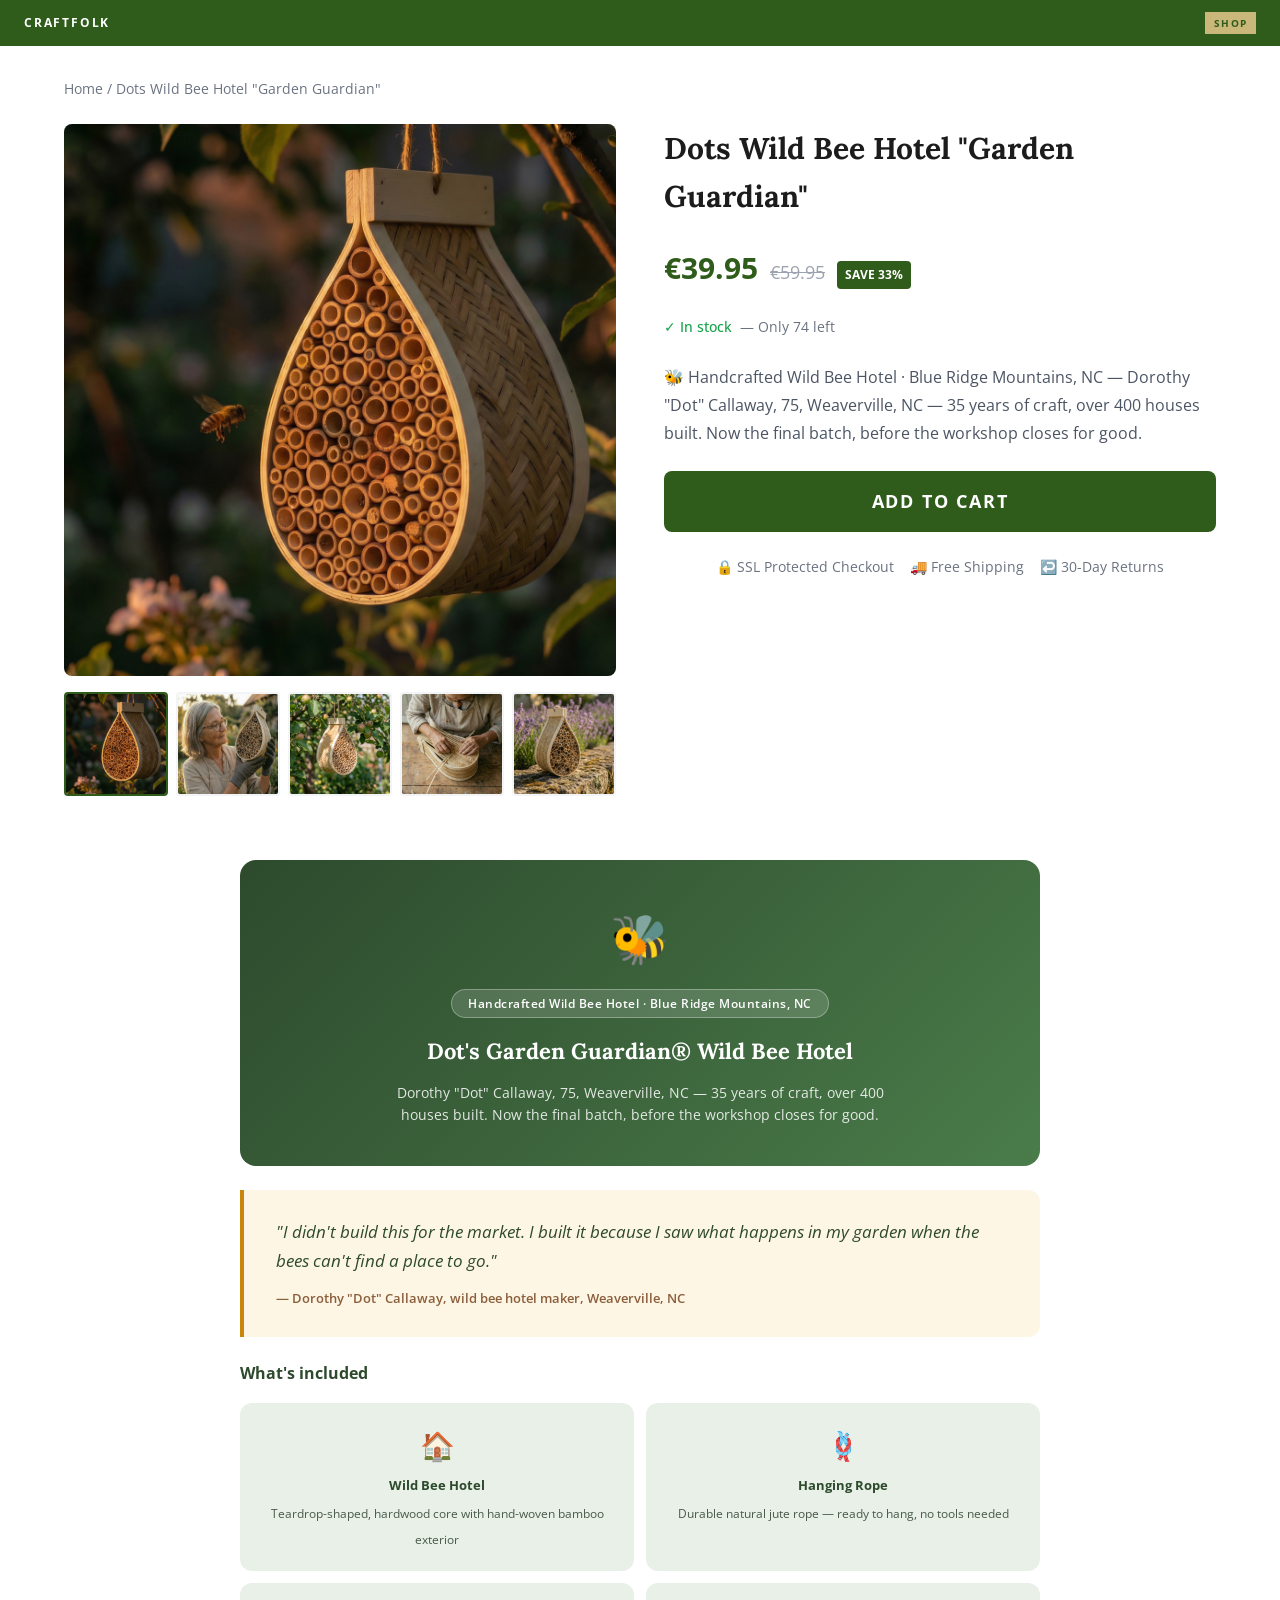
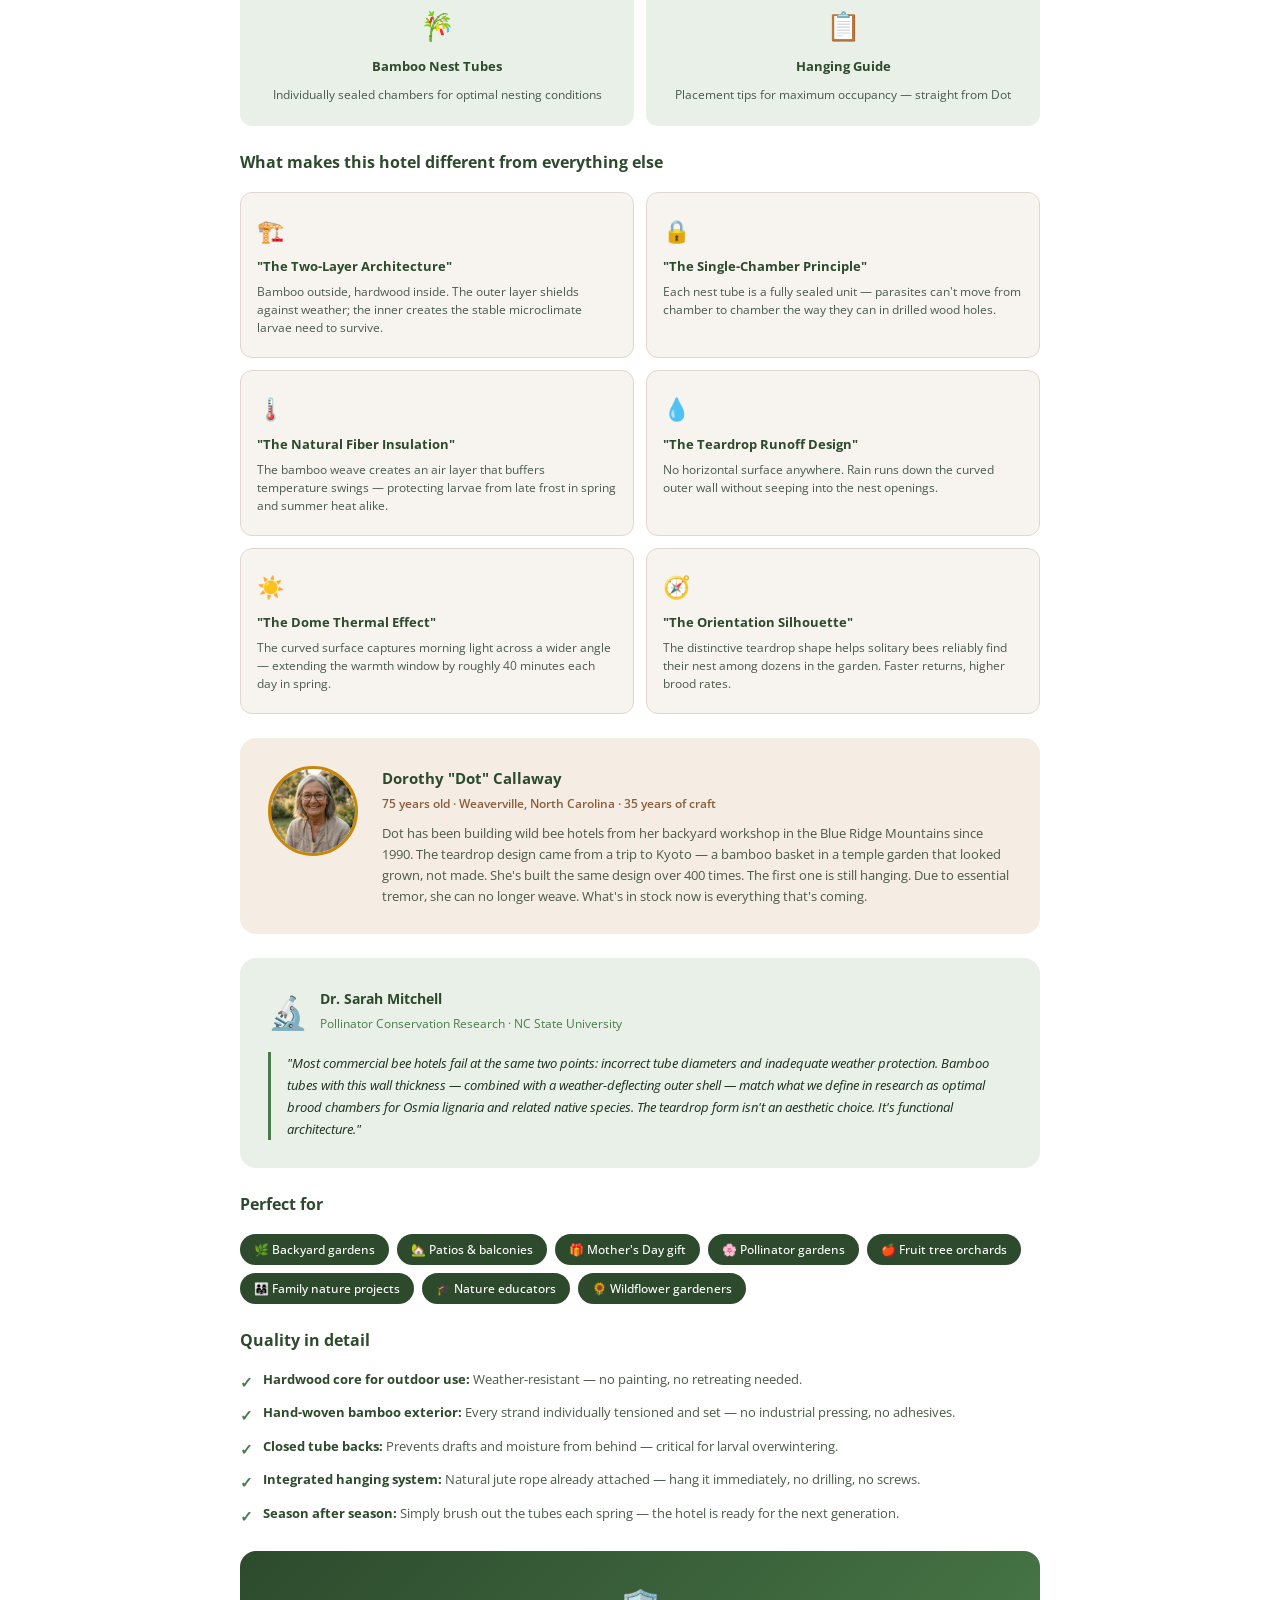
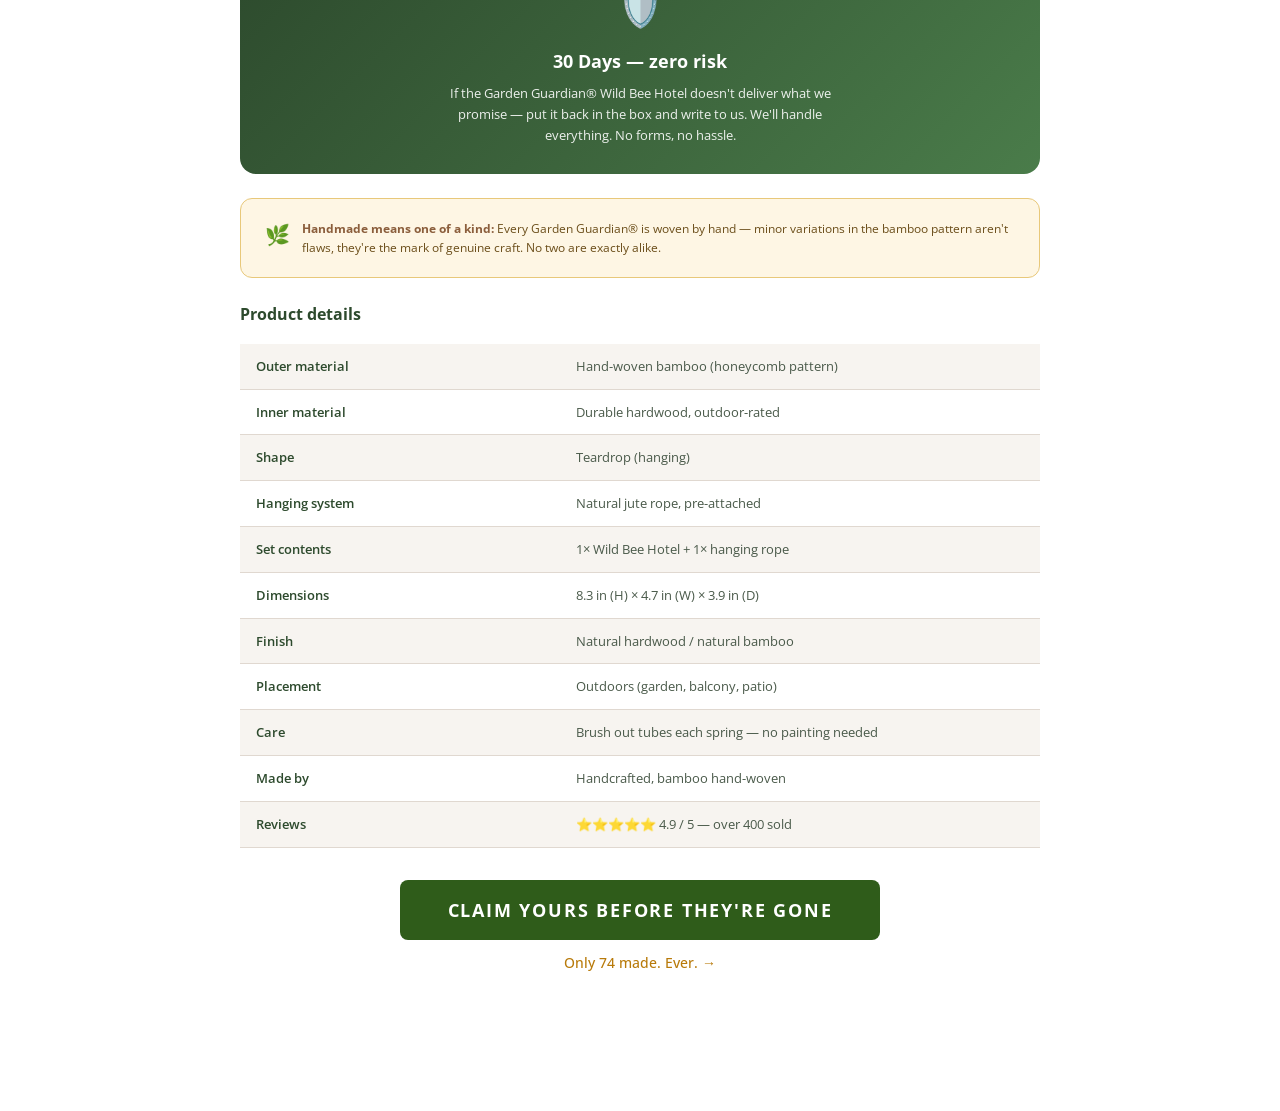
<file: product.html>
<!DOCTYPE html>
<html lang="en">
<head>
  <meta charset="UTF-8">
  <meta name="viewport" content="width=device-width, initial-scale=1.0">
  <title>Dots Wild Bee Hotel "Garden Guardian" - CRAFTFOLK</title>
  <link rel="preconnect" href="https://fonts.googleapis.com">
  <link rel="preconnect" href="https://fonts.gstatic.com" crossorigin>
  <link href="https://fonts.googleapis.com/css2?family=Lora:wght@400;500;600;700&family=Open+Sans:wght@400;500;600;700&display=swap" rel="stylesheet">
  <link rel="stylesheet" href="css/product.css">
  <noscript><link rel="stylesheet" href="//track.healthdeepinsight.com/t/t.css?mc_ns=1"></noscript>
</head>
<body>
  <!-- Header -->
  <header class="header">
    <a href="index.html" class="header-logo">CRAFTFOLK</a>
    <span class="header-badge">Shop</span>
  </header>

  <div class="main-container">
    <!-- Breadcrumb -->
    <nav class="breadcrumb">
      <a href="index.html">Home</a>
      <span> / </span>
      <span>Dots Wild Bee Hotel "Garden Guardian"</span>
    </nav>

    <div class="product-grid">
      <!-- Product Images -->
      <div class="product-images">
        <div class="main-image">
          <img src="images/main_1.png" alt="Dot's Garden Guardian Wild Bee Hotel - Front view" id="mainProductImage">
        </div>
        <div class="thumbnail-grid">
          <div class="thumbnail">
            <img src="images/main_1.png" alt="Front view">
          </div>
          <div class="thumbnail">
            <img src="images/main_2.png" alt="Side view">
          </div>
          <div class="thumbnail">
            <img src="images/main_3.png" alt="Detail">
          </div>
          <div class="thumbnail">
            <img src="images/main_4.png" alt="In use">
          </div>
          <div class="thumbnail">
            <img src="images/main_5.png" alt="Garden">
          </div>
        </div>
      </div>

      <!-- Product Info -->
      <div class="product-info">
        <h1 class="product-title">Dots Wild Bee Hotel "Garden Guardian"</h1>

        <!-- Price -->
        <div class="price-container">
          <span class="price-current">€39.95</span>
          <span class="price-original">€59.95</span>
          <span class="price-badge">SAVE 33%</span>
        </div>

        <!-- Availability -->
        <div class="availability">
          <span class="in-stock">✓ In stock</span>
          <span class="stock-count">— Only 74 left</span>
        </div>

        <!-- Description -->
        <p class="product-description">
          🐝 Handcrafted Wild Bee Hotel · Blue Ridge Mountains, NC — Dorothy "Dot" Callaway, 75, Weaverville, NC — 35 years of craft, over 400 houses built. Now the final batch, before the workshop closes for good.
        </p>

        <!-- Add to Cart Button -->
        <a href="https://track.healthdeepinsight.com/click" class="cta-button">
          Add to Cart
        </a>

        <!-- Trust badges -->
        <div class="trust-badges">
          <span>🔒 SSL Protected Checkout</span>
          <span>🚚 Free Shipping</span>
          <span>↩️ 30-Day Returns</span>
        </div>
      </div>
    </div>

    <!-- Product Description Section -->
    <div class="product-description-section">
      <!-- Hero -->
      <div class="hero-section">
        <div class="hero-icon">🐝</div>
        <div class="hero-badge">Handcrafted Wild Bee Hotel · Blue Ridge Mountains, NC</div>
        <h2 class="hero-title">Dot's Garden Guardian® Wild Bee Hotel</h2>
        <p class="hero-subtitle">
          Dorothy "Dot" Callaway, 75, Weaverville, NC — 35 years of craft, over 400 houses built. Now the final batch, before the workshop closes for good.
        </p>
      </div>

      <!-- Story Quote -->
      <div class="story-quote">
        <blockquote>
          "I didn't build this for the market. I built it because I saw what happens in my garden when the bees can't find a place to go."
        </blockquote>
        <div class="author">— Dorothy "Dot" Callaway, wild bee hotel maker, Weaverville, NC</div>
      </div>

      <!-- What's Included -->
      <div>
        <h3 class="section-title">What's included</h3>
        <div class="includes-grid">
          <div class="includes-card">
            <div class="icon">🏠</div>
            <strong class="card-title">Wild Bee Hotel</strong>
            <span class="card-desc">Teardrop-shaped, hardwood core with hand-woven bamboo exterior</span>
          </div>
          <div class="includes-card">
            <div class="icon">🪢</div>
            <strong class="card-title">Hanging Rope</strong>
            <span class="card-desc">Durable natural jute rope — ready to hang, no tools needed</span>
          </div>
          <div class="includes-card">
            <div class="icon">🎋</div>
            <strong class="card-title">Bamboo Nest Tubes</strong>
            <span class="card-desc">Individually sealed chambers for optimal nesting conditions</span>
          </div>
          <div class="includes-card">
            <div class="icon">📋</div>
            <strong class="card-title">Hanging Guide</strong>
            <span class="card-desc">Placement tips for maximum occupancy — straight from Dot</span>
          </div>
        </div>
      </div>

      <!-- Features -->
      <div>
        <h3 class="section-title">What makes this hotel different from everything else</h3>
        <div class="features-grid">
          <div class="feature-card">
            <div class="icon">🏗️</div>
            <strong class="card-title">"The Two-Layer Architecture"</strong>
            <p class="card-desc">Bamboo outside, hardwood inside. The outer layer shields against weather; the inner creates the stable microclimate larvae need to survive.</p>
          </div>
          <div class="feature-card">
            <div class="icon">🔒</div>
            <strong class="card-title">"The Single-Chamber Principle"</strong>
            <p class="card-desc">Each nest tube is a fully sealed unit — parasites can't move from chamber to chamber the way they can in drilled wood holes.</p>
          </div>
          <div class="feature-card">
            <div class="icon">🌡️</div>
            <strong class="card-title">"The Natural Fiber Insulation"</strong>
            <p class="card-desc">The bamboo weave creates an air layer that buffers temperature swings — protecting larvae from late frost in spring and summer heat alike.</p>
          </div>
          <div class="feature-card">
            <div class="icon">💧</div>
            <strong class="card-title">"The Teardrop Runoff Design"</strong>
            <p class="card-desc">No horizontal surface anywhere. Rain runs down the curved outer wall without seeping into the nest openings.</p>
          </div>
          <div class="feature-card">
            <div class="icon">☀️</div>
            <strong class="card-title">"The Dome Thermal Effect"</strong>
            <p class="card-desc">The curved surface captures morning light across a wider angle — extending the warmth window by roughly 40 minutes each day in spring.</p>
          </div>
          <div class="feature-card">
            <div class="icon">🧭</div>
            <strong class="card-title">"The Orientation Silhouette"</strong>
            <p class="card-desc">The distinctive teardrop shape helps solitary bees reliably find their nest among dozens in the garden. Faster returns, higher brood rates.</p>
          </div>
        </div>
      </div>

      <!-- Craftsman -->
      <div class="craftsman-section">
        <img src="images/dot_portrait.jpg" alt="Dorothy 'Dot' Callaway" class="craftsman-portrait">
        <div>
          <strong class="craftsman-name">Dorothy "Dot" Callaway</strong>
          <div class="craftsman-meta">75 years old · Weaverville, North Carolina · 35 years of craft</div>
          <p class="craftsman-bio">
            Dot has been building wild bee hotels from her backyard workshop in the Blue Ridge Mountains since 1990. The teardrop design came from a trip to Kyoto — a bamboo basket in a temple garden that looked grown, not made. She's built the same design over 400 times. The first one is still hanging. Due to essential tremor, she can no longer weave. What's in stock now is everything that's coming.
          </p>
        </div>
      </div>

      <!-- Expert -->
      <div class="expert-section">
        <div class="expert-header">
          <div class="expert-icon">🔬</div>
          <div>
            <strong class="expert-name">Dr. Sarah Mitchell</strong>
            <span class="expert-title">Pollinator Conservation Research · NC State University</span>
          </div>
        </div>
        <blockquote class="expert-quote">
          "Most commercial bee hotels fail at the same two points: incorrect tube diameters and inadequate weather protection. Bamboo tubes with this wall thickness — combined with a weather-deflecting outer shell — match what we define in research as optimal brood chambers for Osmia lignaria and related native species. The teardrop form isn't an aesthetic choice. It's functional architecture."
        </blockquote>
      </div>

      <!-- Perfect For -->
      <div>
        <h3 class="section-title">Perfect for</h3>
        <div class="perfect-for-tags">
          <span>🌿 Backyard gardens</span>
          <span>🏡 Patios & balconies</span>
          <span>🎁 Mother's Day gift</span>
          <span>🌸 Pollinator gardens</span>
          <span>🍎 Fruit tree orchards</span>
          <span>👨‍👩‍👧 Family nature projects</span>
          <span>🎓 Nature educators</span>
          <span>🌻 Wildflower gardeners</span>
        </div>
      </div>

      <!-- Quality List -->
      <div class="quality-list">
        <h3 class="section-title">Quality in detail</h3>
        <ul>
          <li>
            <span class="check">✓</span>
            <span><strong>Hardwood core for outdoor use:</strong> Weather-resistant — no painting, no retreating needed.</span>
          </li>
          <li>
            <span class="check">✓</span>
            <span><strong>Hand-woven bamboo exterior:</strong> Every strand individually tensioned and set — no industrial pressing, no adhesives.</span>
          </li>
          <li>
            <span class="check">✓</span>
            <span><strong>Closed tube backs:</strong> Prevents drafts and moisture from behind — critical for larval overwintering.</span>
          </li>
          <li>
            <span class="check">✓</span>
            <span><strong>Integrated hanging system:</strong> Natural jute rope already attached — hang it immediately, no drilling, no screws.</span>
          </li>
          <li>
            <span class="check">✓</span>
            <span><strong>Season after season:</strong> Simply brush out the tubes each spring — the hotel is ready for the next generation.</span>
          </li>
        </ul>
      </div>

      <!-- Guarantee -->
      <div class="guarantee-section">
        <div class="guarantee-icon">🛡️</div>
        <h3 class="guarantee-title">30 Days — zero risk</h3>
        <p class="guarantee-desc">
          If the Garden Guardian® Wild Bee Hotel doesn't deliver what we promise — put it back in the box and write to us. We'll handle everything. No forms, no hassle.
        </p>
      </div>

      <!-- Note -->
      <div class="note-section">
        <div class="note-icon">🌿</div>
        <p class="note-text">
          <strong>Handmade means one of a kind:</strong> Every Garden Guardian® is woven by hand — minor variations in the bamboo pattern aren't flaws, they're the mark of genuine craft. No two are exactly alike.
        </p>
      </div>

      <!-- Specs -->
      <div class="specs-table">
        <h3 class="section-title">Product details</h3>
        <table>
          <tr>
            <td>Outer material</td>
            <td>Hand-woven bamboo (honeycomb pattern)</td>
          </tr>
          <tr>
            <td>Inner material</td>
            <td>Durable hardwood, outdoor-rated</td>
          </tr>
          <tr>
            <td>Shape</td>
            <td>Teardrop (hanging)</td>
          </tr>
          <tr>
            <td>Hanging system</td>
            <td>Natural jute rope, pre-attached</td>
          </tr>
          <tr>
            <td>Set contents</td>
            <td>1× Wild Bee Hotel + 1× hanging rope</td>
          </tr>
          <tr>
            <td>Dimensions</td>
            <td>8.3 in (H) × 4.7 in (W) × 3.9 in (D)</td>
          </tr>
          <tr>
            <td>Finish</td>
            <td>Natural hardwood / natural bamboo</td>
          </tr>
          <tr>
            <td>Placement</td>
            <td>Outdoors (garden, balcony, patio)</td>
          </tr>
          <tr>
            <td>Care</td>
            <td>Brush out tubes each spring — no painting needed</td>
          </tr>
          <tr>
            <td>Made by</td>
            <td>Handcrafted, bamboo hand-woven</td>
          </tr>
          <tr>
            <td>Reviews</td>
            <td>⭐⭐⭐⭐⭐ 4.9 / 5 — over 400 sold</td>
          </tr>
        </table>
      </div>

      <!-- Final CTA -->
      <div class="final-cta">
        <a href="https://track.healthdeepinsight.com/click" class="final-cta-button">
          Claim Yours Before They're Gone
        </a>
        <p class="final-cta-note">Only 74 made. Ever. →</p>
      </div>
    </div>
  </div>

  <!-- Floating CTA -->
  <div class="floating-cta">
    <a href="https://track.healthdeepinsight.com/click">
      ADD TO CART — €39.95
    </a>
  </div>

  <script src="js/product.js"></script>
</body>
</html>
</file>
<file: css/product.css>
/* Product Page Styles */
* {
  box-sizing: border-box;
  margin: 0;
  padding: 0;
}

body {
  font-family: 'Open Sans', sans-serif;
  color: #1c1c1c;
  background: white;
  line-height: 1.6;
}

/* Header */
.header {
  background: #2f5c1a;
  padding: 12px 24px;
  display: flex;
  justify-content: space-between;
  align-items: center;
}

.header-logo {
  font-family: 'Open Sans', sans-serif;
  font-size: 12px;
  font-weight: 700;
  letter-spacing: 0.15em;
  text-transform: uppercase;
  color: white;
  text-decoration: none;
}

.header-badge {
  font-family: 'Open Sans', sans-serif;
  font-size: 10px;
  font-weight: 700;
  letter-spacing: 0.12em;
  text-transform: uppercase;
  color: #2f5c1a;
  background: #c9b87a;
  padding: 3px 9px;
}

/* Main Container */
.main-container {
  max-width: 1200px;
  margin: 0 auto;
  padding: 32px 24px;
}

/* Breadcrumb */
.breadcrumb {
  font-size: 14px;
  color: #6b7280;
  margin-bottom: 24px;
}

.breadcrumb a {
  color: #6b7280;
  text-decoration: none;
}

.breadcrumb a:hover {
  color: #2f5c1a;
}

/* Product Grid */
.product-grid {
  display: grid;
  grid-template-columns: 1fr;
  gap: 48px;
}

@media (min-width: 1024px) {
  .product-grid {
    grid-template-columns: 1fr 1fr;
  }
}

/* Product Images */
.product-images {
  display: flex;
  flex-direction: column;
  gap: 16px;
}

.main-image {
  position: relative;
  aspect-ratio: 1;
  background: #f3f4f6;
  border-radius: 8px;
  overflow: hidden;
}

.main-image img {
  width: 100%;
  height: 100%;
  object-fit: contain;
}

.thumbnail-grid {
  display: grid;
  grid-template-columns: repeat(5, 1fr);
  gap: 8px;
}

.thumbnail {
  position: relative;
  aspect-ratio: 1;
  background: #f3f4f6;
  border-radius: 4px;
  overflow: hidden;
  cursor: pointer;
  border: 2px solid transparent;
  transition: border-color 0.2s;
}

.thumbnail:hover {
  border-color: #2f5c1a;
}

.thumbnail img {
  width: 100%;
  height: 100%;
  object-fit: contain;
}

/* Product Info */
.product-info {
  display: flex;
  flex-direction: column;
  gap: 24px;
}

.product-title {
  font-family: 'Lora', serif;
  font-size: 30px;
  font-weight: 700;
  color: #1c1c1c;
}

/* Price */
.price-container {
  display: flex;
  align-items: baseline;
  gap: 12px;
}

.price-current {
  font-size: 30px;
  font-weight: 700;
  color: #2f5c1a;
}

.price-original {
  font-size: 18px;
  color: #9ca3af;
  text-decoration: line-through;
}

.price-badge {
  background: #2f5c1a;
  color: white;
  font-size: 12px;
  font-weight: 700;
  padding: 4px 8px;
  border-radius: 4px;
}

/* Availability */
.availability {
  display: flex;
  align-items: center;
  gap: 8px;
  font-size: 14px;
}

.availability .in-stock {
  color: #16a34a;
  font-weight: 500;
}

.availability .stock-count {
  color: #6b7280;
}

/* Description */
.product-description {
  color: #4b5563;
  line-height: 1.75;
}

/* CTA Button */
.cta-button {
  display: block;
  width: 100%;
  background: #2f5c1a;
  color: white;
  text-align: center;
  padding: 16px 32px;
  border-radius: 8px;
  font-family: 'Open Sans', sans-serif;
  font-weight: 700;
  font-size: 18px;
  letter-spacing: 0.1em;
  text-transform: uppercase;
  text-decoration: none;
  transition: background-color 0.2s;
}

.cta-button:hover {
  background: #1e3d10;
}

/* Trust Badges */
.trust-badges {
  display: flex;
  align-items: center;
  justify-content: center;
  gap: 16px;
  font-size: 14px;
  color: #6b7280;
}

/* Product Description Section */
.product-description-section {
  margin-top: 64px;
  max-width: 800px;
  margin-left: auto;
  margin-right: auto;
}

/* Hero Section */
.hero-section {
  background: linear-gradient(135deg, #2d4a2d, #4a7c4a);
  color: white;
  padding: 40px;
  border-radius: 16px;
  text-align: center;
  margin-bottom: 24px;
}

.hero-icon {
  font-size: 48px;
  margin-bottom: 12px;
}

.hero-badge {
  display: inline-block;
  background: rgba(255,255,255,0.15);
  border: 1px solid rgba(255,255,255,0.3);
  border-radius: 20px;
  padding: 4px 16px;
  font-size: 12px;
  font-weight: 600;
  margin-bottom: 16px;
  letter-spacing: 0.5px;
}

.hero-title {
  font-family: 'Lora', serif;
  font-size: 22px;
  font-weight: 700;
  margin-bottom: 12px;
}

.hero-subtitle {
  font-size: 14px;
  opacity: 0.85;
  max-width: 500px;
  margin: 0 auto;
  line-height: 1.6;
}

/* Story Quote */
.story-quote {
  background: #fef6e4;
  border-left: 4px solid #c8860a;
  padding: 28px 32px;
  border-radius: 0 12px 12px 0;
  margin-bottom: 24px;
}

.story-quote blockquote {
  font-size: 17px;
  line-height: 1.7;
  color: #2d4a2d;
  font-style: italic;
  margin-bottom: 12px;
}

.story-quote .author {
  font-size: 13px;
  color: #8b5e3c;
  font-weight: 600;
}

/* Section Title */
.section-title {
  font-weight: 700;
  color: #2d4a2d;
  margin-bottom: 16px;
  font-size: 16px;
}

/* Includes Grid */
.includes-grid {
  display: grid;
  grid-template-columns: repeat(2, 1fr);
  gap: 12px;
  margin-bottom: 24px;
}

@media (max-width: 600px) {
  .includes-grid {
    grid-template-columns: 1fr;
  }
}

.includes-card {
  background: #e8f0e8;
  border-radius: 12px;
  padding: 20px 16px;
  text-align: center;
}

.includes-card .icon {
  font-size: 28px;
  margin-bottom: 8px;
}

.includes-card .card-title {
  display: block;
  font-size: 13px;
  font-weight: 700;
  color: #2d4a2d;
  margin-bottom: 4px;
}

.includes-card .card-desc {
  font-size: 12px;
  color: #4a5a4a;
  line-height: 1.4;
}

/* Features Grid */
.features-grid {
  display: grid;
  grid-template-columns: repeat(2, 1fr);
  gap: 12px;
  margin-bottom: 24px;
}

@media (max-width: 600px) {
  .features-grid {
    grid-template-columns: 1fr;
  }
}

.feature-card {
  background: #f7f4f0;
  border-radius: 12px;
  padding: 20px 16px;
  border: 1px solid #e0d8d0;
  transition: transform 0.2s ease, box-shadow 0.2s ease;
}

.feature-card:hover {
  transform: translateY(-2px);
  box-shadow: 0 6px 20px rgba(45,74,45,0.1);
}

.feature-card .icon {
  font-size: 22px;
  margin-bottom: 8px;
}

.feature-card .card-title {
  display: block;
  font-size: 13px;
  font-weight: 700;
  color: #2d4a2d;
  margin-bottom: 6px;
}

.feature-card .card-desc {
  font-size: 12px;
  color: #4a5a4a;
  line-height: 1.5;
}

/* Craftsman Section */
.craftsman-section {
  background: #f5ede4;
  border-radius: 16px;
  padding: 28px;
  display: flex;
  gap: 24px;
  align-items: flex-start;
  margin-bottom: 24px;
}

@media (max-width: 600px) {
  .craftsman-section {
    flex-direction: column;
    align-items: center;
    text-align: center;
  }
}

.craftsman-portrait {
  width: 90px;
  height: 90px;
  border-radius: 50%;
  object-fit: cover;
  flex-shrink: 0;
  border: 3px solid #c8860a;
}

.craftsman-name {
  display: block;
  font-size: 15px;
  font-weight: 700;
  color: #2d4a2d;
  margin-bottom: 4px;
}

.craftsman-meta {
  font-size: 12px;
  color: #8b5e3c;
  font-weight: 600;
  margin-bottom: 10px;
}

.craftsman-bio {
  font-size: 13px;
  color: #4a5a4a;
  line-height: 1.6;
}

/* Expert Section */
.expert-section {
  background: #e8f0e8;
  border-radius: 16px;
  padding: 28px;
  margin-bottom: 24px;
}

.expert-header {
  display: flex;
  align-items: center;
  gap: 12px;
  margin-bottom: 14px;
}

.expert-icon {
  font-size: 32px;
}

.expert-name {
  font-size: 14px;
  font-weight: 700;
  color: #2d4a2d;
  display: block;
}

.expert-title {
  font-size: 12px;
  color: #4a7c4a;
}

.expert-quote {
  font-size: 13px;
  color: #1a2e1a;
  line-height: 1.7;
  font-style: italic;
  border-left: 3px solid #4a7c4a;
  padding-left: 16px;
}

/* Perfect For */
.perfect-for-tags {
  display: flex;
  flex-wrap: wrap;
  gap: 8px;
  margin-bottom: 24px;
}

.perfect-for-tags span {
  background: #2d4a2d;
  color: white;
  border-radius: 20px;
  padding: 6px 14px;
  font-size: 12px;
  font-weight: 500;
}

/* Quality List */
.quality-list {
  margin-bottom: 24px;
}

.quality-list ul {
  list-style: none;
  display: flex;
  flex-direction: column;
  gap: 10px;
}

.quality-list li {
  display: flex;
  align-items: flex-start;
  gap: 10px;
  font-size: 13px;
  color: #4a5a4a;
  line-height: 1.5;
}

.quality-list li .check {
  color: #4a7c4a;
  font-weight: 700;
  font-size: 15px;
  flex-shrink: 0;
  margin-top: 1px;
}

.quality-list li strong {
  color: #2d4a2d;
}

/* Guarantee Section */
.guarantee-section {
  background: linear-gradient(135deg, #2d4a2d, #4a7c4a);
  color: white;
  border-radius: 16px;
  padding: 28px 32px;
  text-align: center;
  margin-bottom: 24px;
}

.guarantee-icon {
  font-size: 36px;
  margin-bottom: 10px;
}

.guarantee-title {
  font-size: 18px;
  font-weight: 700;
  margin-bottom: 8px;
}

.guarantee-desc {
  font-size: 13px;
  opacity: 0.9;
  line-height: 1.6;
  max-width: 420px;
  margin: 0 auto;
}

/* Note */
.note-section {
  background: #fef6e4;
  border: 1px solid #e8c87a;
  border-radius: 12px;
  padding: 20px 24px;
  margin-bottom: 24px;
  display: flex;
  gap: 12px;
  align-items: flex-start;
}

.note-icon {
  font-size: 20px;
  flex-shrink: 0;
}

.note-text {
  font-size: 12px;
  color: #6b4e1a;
  line-height: 1.6;
}

.note-text strong {
  color: #8b5e3c;
}

/* Specs Table */
.specs-table {
  margin-bottom: 32px;
}

.specs-table table {
  width: 100%;
  border-collapse: collapse;
  font-size: 13px;
}

.specs-table tr:nth-child(odd) {
  background: #f7f4f0;
}

.specs-table td {
  padding: 12px 16px;
  color: #4a5a4a;
  border-bottom: 1px solid #e0d8d0;
}

.specs-table td:first-child {
  font-weight: 600;
  color: #2d4a2d;
  width: 40%;
}

/* Final CTA */
.final-cta {
  text-align: center;
  margin-bottom: 24px;
}

.final-cta-button {
  display: inline-block;
  background: #2f5c1a;
  color: white;
  padding: 16px 48px;
  border-radius: 8px;
  font-family: 'Open Sans', sans-serif;
  font-weight: 700;
  font-size: 18px;
  letter-spacing: 0.1em;
  text-transform: uppercase;
  text-decoration: none;
  transition: background-color 0.2s;
}

.final-cta-button:hover {
  background: #1e3d10;
}

.final-cta-note {
  margin-top: 12px;
  font-size: 14px;
  color: #b87a0a;
  font-weight: 500;
}

/* Floating CTA */
.floating-cta {
  position: fixed;
  bottom: 0;
  left: 0;
  right: 0;
  z-index: 50;
  background: rgba(255,255,255,0.95);
  backdrop-filter: blur(4px);
  border-top: 1px solid #e4dfd4;
  padding: 16px;
  box-shadow: 0 -4px 20px rgba(0,0,0,0.1);
  opacity: 0;
  transform: translateY(100%);
  transition: opacity 0.3s ease, transform 0.3s ease;
}

.floating-cta.visible {
  opacity: 1;
  transform: translateY(0);
}

.floating-cta a {
  display: block;
  width: 100%;
  max-width: 680px;
  margin: 0 auto;
  background: #2f5c1a;
  color: white;
  font-family: 'Open Sans', sans-serif;
  font-weight: 700;
  font-size: 16px;
  padding: 14px 64px;
  text-align: center;
  text-decoration: none;
  letter-spacing: 0.12em;
  text-transform: uppercase;
  border-radius: 8px;
  transition: background-color 0.2s;
}

.floating-cta a:hover {
  background: #1e3d10;
}

/* Padding for floating CTA */
body {
  padding-bottom: 80px;
}
</file>
